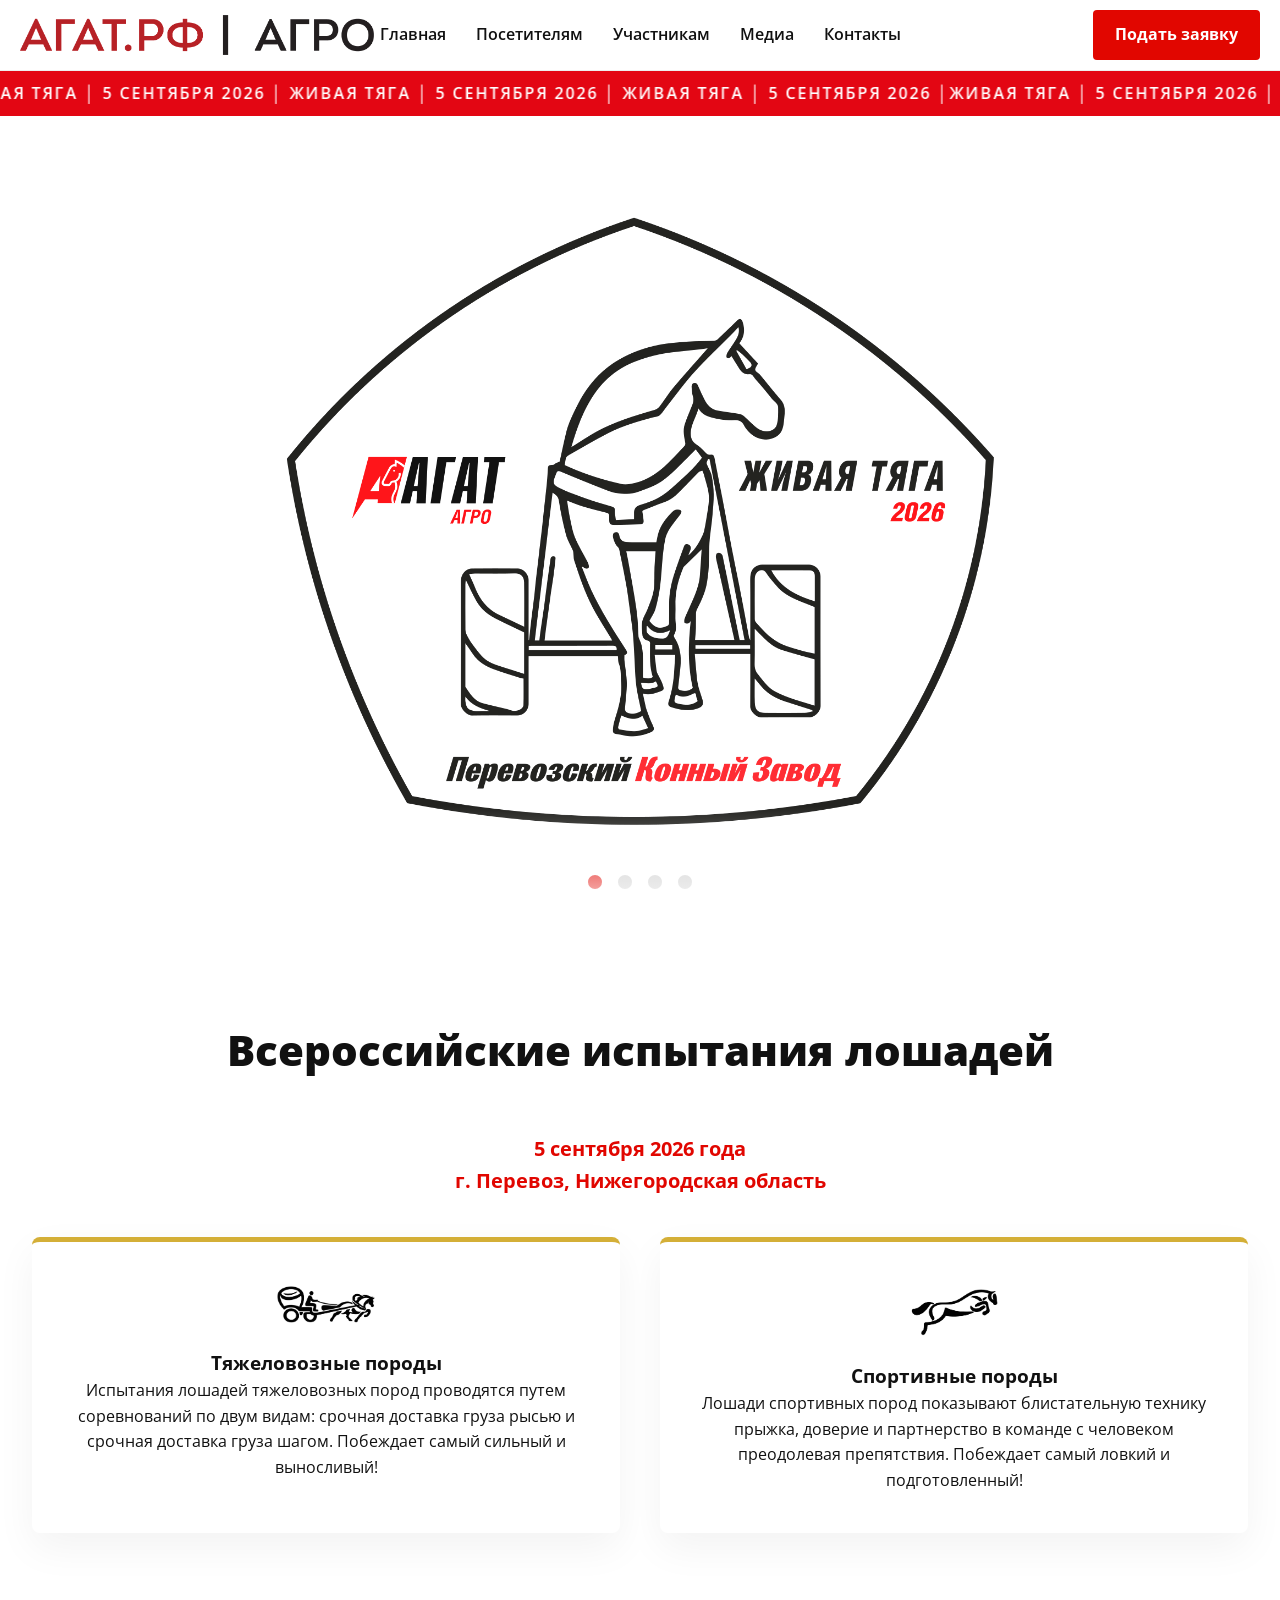
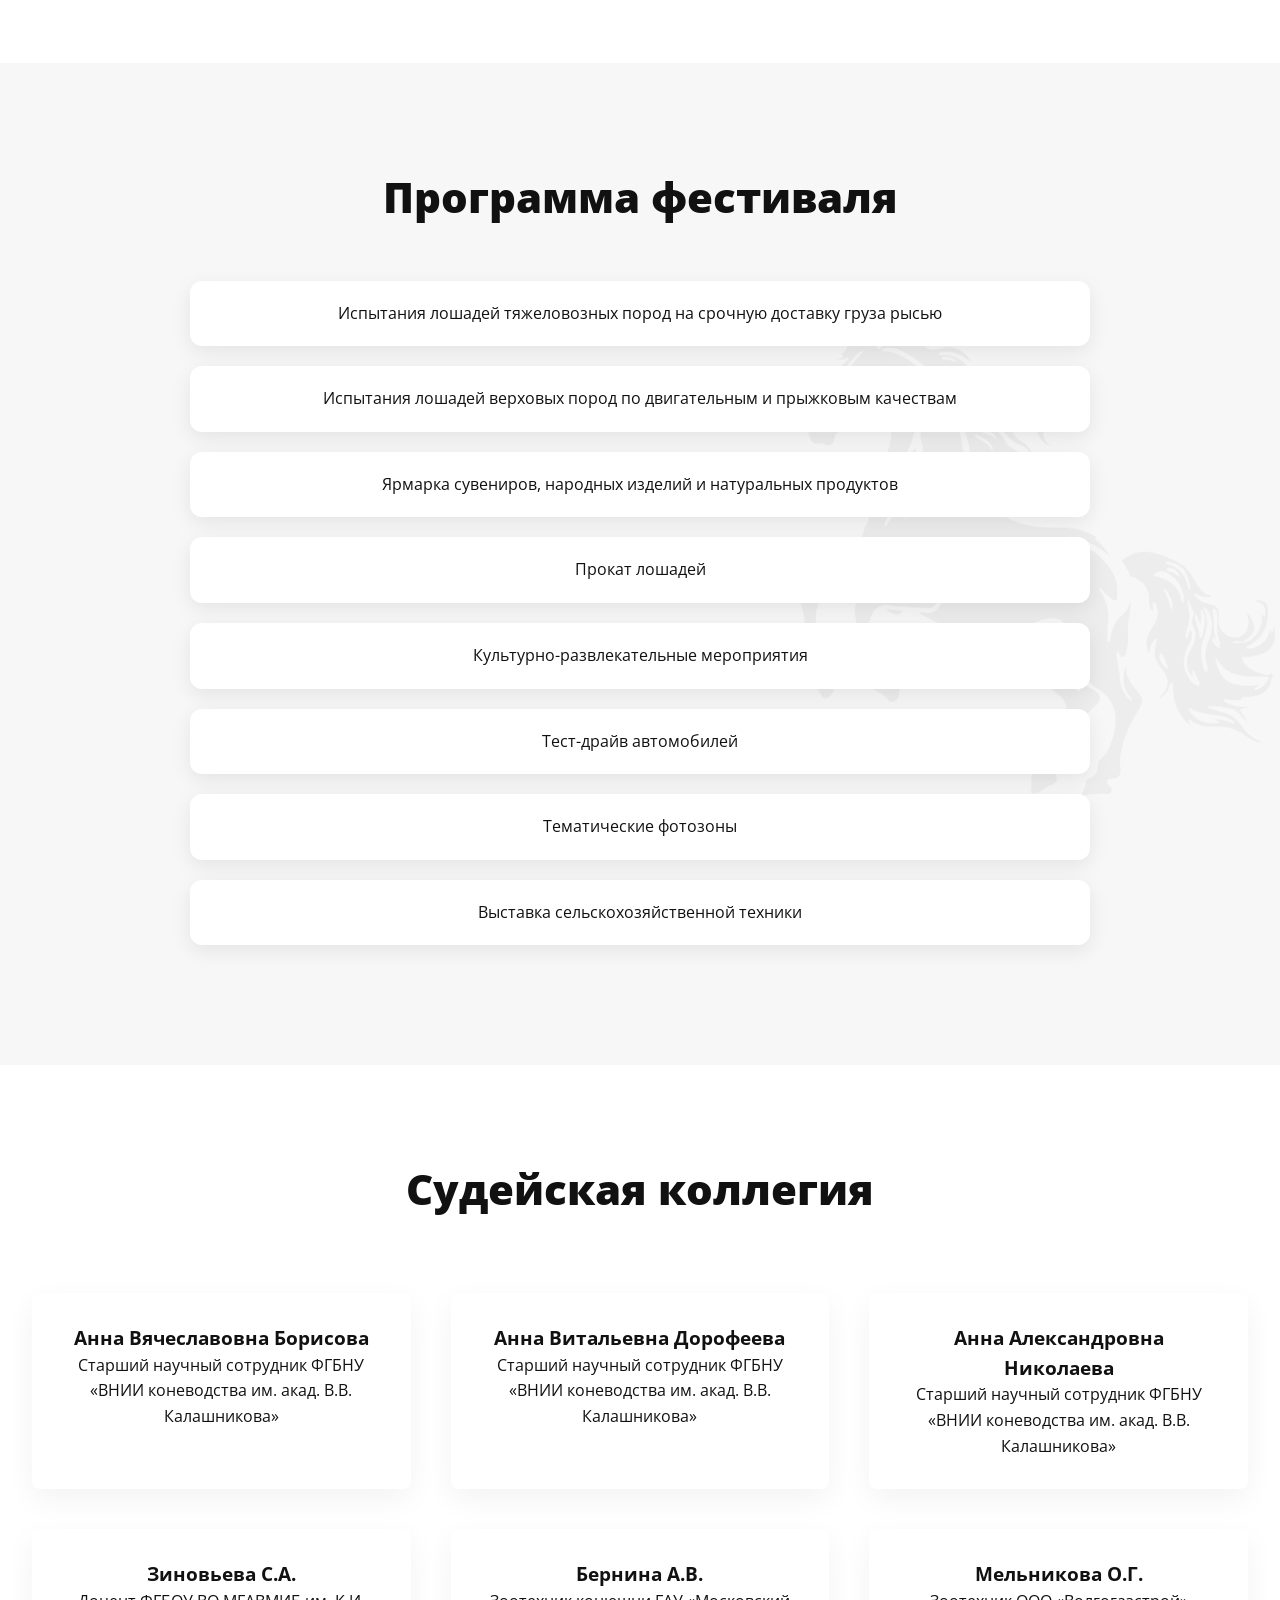
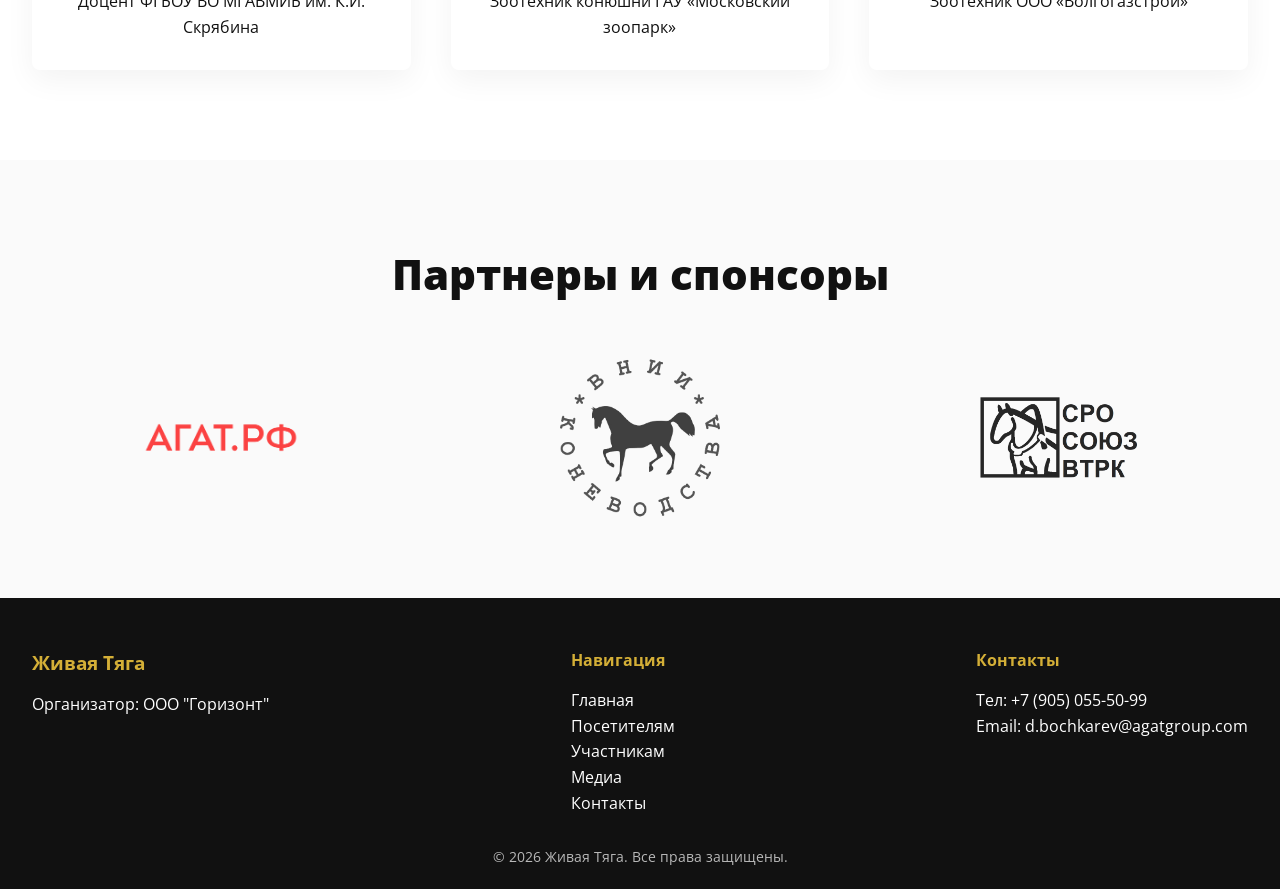
<file: index.html>
<!DOCTYPE html>
<html lang="ru">
<head>
    <meta charset="UTF-8">
    <meta name="viewport" content="width=device-width, initial-scale=1.0">
    <title>Живая Тяга — Выставка и соревнования лошадей</title>
    <meta name="description" content="Живая Тяга — выставка и соревнования лошадей. Дата, место проведения, регистрация участников.">
    <link rel="stylesheet" href="css/style.css">
    <link rel="icon" type="image/svg+xml" href="images/favicon.svg">

    <link rel="preconnect" href="https://fonts.googleapis.com">
    <link rel="preconnect" href="https://fonts.gstatic.com" crossorigin>

    <link href="https://fonts.googleapis.com/css2?family=Open+Sans:wght@300;400;500;600;700;800&display=swap" rel="stylesheet">
</head>
<body>

<header class="header">
    <div class="container header-inner">

        <div class="logo">
            <a href="index.html">
                <img src="images/logo.png" alt="Живая Тяга">
            </a>
        </div>

        <nav class="nav" id="nav">
            <a href="index.html">Главная</a>
            <a href="visitors.html">Посетителям</a>
            <a href="participants.html">Участникам</a>
            <a href="media.html">Медиа</a>
            <a href="contacts.html">Контакты</a>
        </nav>

        <a href="participants.html" class="btn-primary header-btn">
            Подать заявку
        </a>

        <div class="burger" id="burger">
            <span></span>
            <span></span>
            <span></span>
        </div>

    </div>
</header>

<div class="ticker">
  <div class="ticker__track" id="track">
    <div class="ticker__item">
      ЖИВАЯ ТЯГА │ 5 СЕНТЯБРЯ 2026 │ ЖИВАЯ ТЯГА │ 5 СЕНТЯБРЯ 2026 │ ЖИВАЯ ТЯГА │ 5 СЕНТЯБРЯ 2026 │
    </div>
  </div>
</div>

<!-- HERO -->

<section class="hero-slider">

    <div class="slide active slide-logo">
        <img src="images/hero0.png" alt="" class="hero-logo">
    </div>

    <div class="slide" style="background-image: url('images/hero1.jpg');">
        <div class="slide-content">
            <h1>Сообщество профессионалов конного мира радо продемонстрировать 
            своих выдающихся лошадей</h1>
            <p>Мощь и грация, культура и традиции рабочего и спортивного коневодства.</p>
            <a href="participants.html" class="btn-primary">Подать заявку</a>
        </div>
    </div>

    <div class="slide" style="background-image: url('images/hero2.jpg');">
        <div class="slide-content">
            <h1>Сила и традиции</h1>
            <p>Лучшие представители отрасли</p>
            <a href="participants.html" class="btn-primary">Подать заявку</a>
        </div>
    </div>

    <div class="slide" style="background-image: url('images/hero3.jpg');">
        <div class="slide-content">
            <h1>Станьте участником</h1>
            <p>Покажите свои достижения</p>
            <a href="participants.html" class="btn-primary">Подать заявку</a>
        </div>
    </div>

    <div class="slider-nav">
        <span class="dot active"></span>
        <span class="dot"></span>
        <span class="dot"></span>
        <span class="dot"></span>
    </div>

</section>

<section id="festival" class="festival-info fade-in">
    <div class="container">

        <h2>Всероссийские испытания лошадей</h2>

        <p class="festival-date">
            5 сентября 2026 года<br>
            г. Перевоз, Нижегородская область
        </p>

        <div class="festival-grid">

            <div class="festival-item">
                <div class="festival-icon">
                    <img src="images/heavy.png" alt="Тяжеловозные породы">
                </div>
                <h3>Тяжеловозные породы</h3>
                <p>
                    Испытания лошадей тяжеловозных пород проводятся путем соревнований по двум видам: срочная доставка груза рысью и срочная доставка груза шагом. Побеждает самый сильный и выносливый!
                </p>
            </div>

            <div class="festival-item">
                <div class="festival-icon">
                    <img src="images/sport.png" alt="Спортивные породы">
                </div>
                <h3>Спортивные породы</h3>
                <p>
                    Лошади спортивных пород показывают блистательную технику прыжка, доверие и партнерство в команде с человеком преодолевая препятствия. Побеждает самый ловкий и подготовленный!
                </p>
            </div>

        </div>
    </div>
</section>
 
<section class="festival-program fade-in">
    <div class="container">

        <h2>Программа фестиваля</h2>

        <ul class="program-list">
            <li>Испытания лошадей тяжеловозных пород на срочную доставку груза рысью</li>
            <li>Испытания лошадей верховых пород по двигательным и прыжковым качествам</li>
            <li>Ярмарка сувениров, народных изделий и натуральных продуктов</li>
            <li>Прокат лошадей</li>
            <li>Культурно-развлекательные мероприятия</li>
            <li>Тест-драйв автомобилей</li>
            <li>Тематические фотозоны</li>
            <li>Выставка сельскохозяйственной техники</li>
        </ul>

    </div>
</section>

<section class="judges fade-in">
    <div class="container">

        <h2>Судейская коллегия</h2>

        <div class="judges-grid">

            <div class="judge-card">
                <h3>Анна Вячеславовна Борисова</h3>
                <p>Старший научный сотрудник ФГБНУ «ВНИИ коневодства им. акад. В.В. Калашникова»</p>
            </div>

            <div class="judge-card">
                <h3>Анна Витальевна Дорофеева</h3>
                <p>Старший научный сотрудник ФГБНУ «ВНИИ коневодства им. акад. В.В. Калашникова»</p>
            </div>

            <div class="judge-card">
                <h3>Анна Александровна Николаева</h3>
                <p>Старший научный сотрудник ФГБНУ «ВНИИ коневодства им. акад. В.В. Калашникова»</p>
            </div>

            <div class="judge-card">
                <h3>Зиновьева С.А.</h3>
                <p>Доцент ФГБОУ ВО МГАВМИБ им. К.И. Скрябина</p>
            </div>

            <div class="judge-card">
                <h3>Бернина А.В.</h3>
                <p>Зоотехник конюшни ГАУ «Московский зоопарк»</p>
            </div>

            <div class="judge-card">
                <h3>Мельникова О.Г.</h3>
                <p>Зоотехник ООО «Волгогазстрой»</p>
            </div>

        </div>

    </div>
</section>

<!-- ПАРТНЕРЫ -->

<section class="sponsors fade-in">
    <div class="container">
        <h2>Партнеры и спонсоры</h2>

        <div class="sponsor-grid">
            <img src="images/logo1.png" alt="">
            <img src="images/logo2.png" alt="">
            <img src="images/logo3.png" alt="">
        </div>
    </div>
</section>

<footer class="footer">
    <div class="container footer-grid">
        <div>
            <h3>Живая Тяга</h3>
            <p>Организатор: ООО "Горизонт"</p>
        </div>

        <div>
            <h4>Навигация</h4>
            <a href="index.html">Главная</a><br>
            <a href="visitors.html">Посетителям</a><br>
            <a href="participants.html">Участникам</a><br>
            <a href="media.html">Медиа</a><br>
            <a href="contacts.html">Контакты</a>
        </div>

        <div>
            <h4>Контакты</h4>
            <p>Тел: +7 (905) 055-50-99</p>
            <p>Email: d.bochkarev@agatgroup.com</p>
        </div>
    </div>

    <div class="copyright">
        © 2026 Живая Тяга. Все права защищены.
    </div>
</footer>

<script src="js/main.js"></script>
<script src="js/slider.js"></script>
<script src="js/scroll.js"></script>
<script src="js/stroka.js"></script>

</body>
</html>
</file>
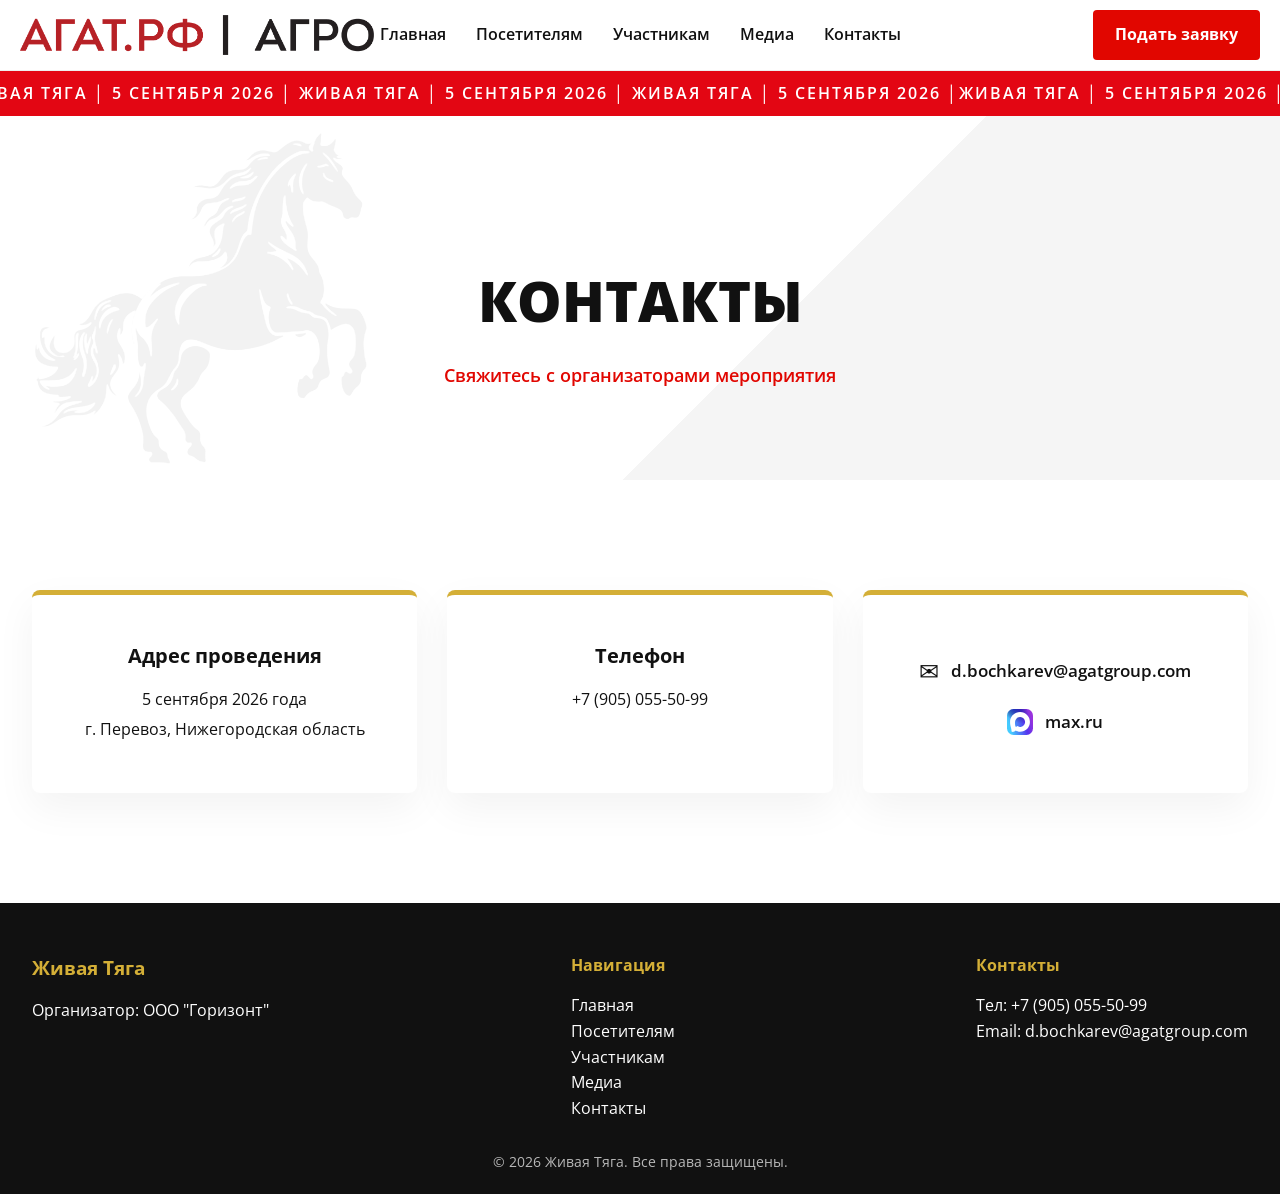
<file: contacts.html>
<!DOCTYPE html>
<html lang="ru">
<head>
    <meta charset="UTF-8">
    <meta name="viewport" content="width=device-width, initial-scale=1.0">
    <title>Контакты — Живая Тяга</title>
    <meta name="description" content="Контактная информация выставки и соревнований Живая Тяга. Адрес, телефон, email.">
    <link rel="stylesheet" href="css/style.css">
    <link rel="stylesheet" href="css/contacts.css">
    <link rel="icon" type="image/svg+xml" href="images/favicon.svg">

    <link rel="preconnect" href="https://fonts.googleapis.com">
    <link rel="preconnect" href="https://fonts.gstatic.com" crossorigin>

    <link href="https://fonts.googleapis.com/css2?family=Open+Sans:wght@300;400;500;600;700&display=swap" rel="stylesheet">
</head>
<body>

<header class="header">
    <div class="container header-inner">

        <div class="logo">
            <a href="index.html">
                <img src="images/logo.png" alt="Живая Тяга">
            </a>
        </div>

        <nav class="nav" id="nav">
            <a href="index.html">Главная</a>
            <a href="visitors.html">Посетителям</a>
            <a href="participants.html">Участникам</a>
            <a href="media.html">Медиа</a>
            <a href="contacts.html">Контакты</a>
        </nav>

        <a href="participants.html" class="btn-primary header-btn">
            Подать заявку
        </a>

        <div class="burger" id="burger">
            <span></span>
            <span></span>
            <span></span>
        </div>

    </div>
</header>

<div class="ticker">
  <div class="ticker__track" id="track">
    <div class="ticker__item">
      ЖИВАЯ ТЯГА │ 5 СЕНТЯБРЯ 2026 │ ЖИВАЯ ТЯГА │ 5 СЕНТЯБРЯ 2026 │ ЖИВАЯ ТЯГА │ 5 СЕНТЯБРЯ 2026 │
    </div>
  </div>
</div>

<!-- HERO -->

<section class="page-hero">
    <div class="container">
        <h1>Контакты</h1>
        <p>Свяжитесь с организаторами мероприятия</p>
    </div>
</section>

<!-- CONTACT INFO -->

<section class="contacts-info fade-in">
    <div class="container">

        <div class="contacts-grid">

            <div class="contact-card">
                <h3>Адрес проведения</h3>
                <p>5 сентября 2026 года</p>
                <p>г. Перевоз, Нижегородская область</p>
            </div>

            <div class="contact-card">
                <h3>Телефон</h3>
                <p>+7 (905) 055-50-99</p>
            </div>

            <div class="contact-card contact-social">

    <div class="contact-line">
        <span class="contact-icon">✉</span>

        <a href="mailto:d.bochkarev@agatgroup.com" class="contact-link">
            d.bochkarev@agatgroup.com
        </a>
    </div>

    <div class="contact-line max-line">
        <img src="images/MAX.svg" alt="MAX" class="max-icon">

        <a href="https://max.ru/u/f9LHodD0cOKqiAug2Z9rOTmtDf9zZGjhaDkODKhPorh5vO1QbtImgNND2YI" target="_blank" class="contact-link">
            max.ru
        </a>
    </div>

</div>

        </div>

    </div>
</section>

<footer class="footer">
    <div class="container footer-grid">
        <div>
            <h3>Живая Тяга</h3>
            <p>Организатор: ООО "Горизонт"</p>
        </div>

        <div>
            <h4>Навигация</h4>
            <a href="index.html">Главная</a><br>
            <a href="visitors.html">Посетителям</a><br>
            <a href="participants.html">Участникам</a><br>
            <a href="media.html">Медиа</a><br>
            <a href="contacts.html">Контакты</a>
        </div>

        <div>
            <h4>Контакты</h4>
            <p>Тел: +7 (905) 055-50-99</p>
            <p>Email: d.bochkarev@agatgroup.com</p>
        </div>
    </div>

    <div class="copyright">
        © 2026 Живая Тяга. Все права защищены.
    </div>
</footer>

<script src="js/main.js"></script>
<script src="js/scroll.js"></script>
<script src="js/stroka.js"></script>

</body>
</html>
</file>
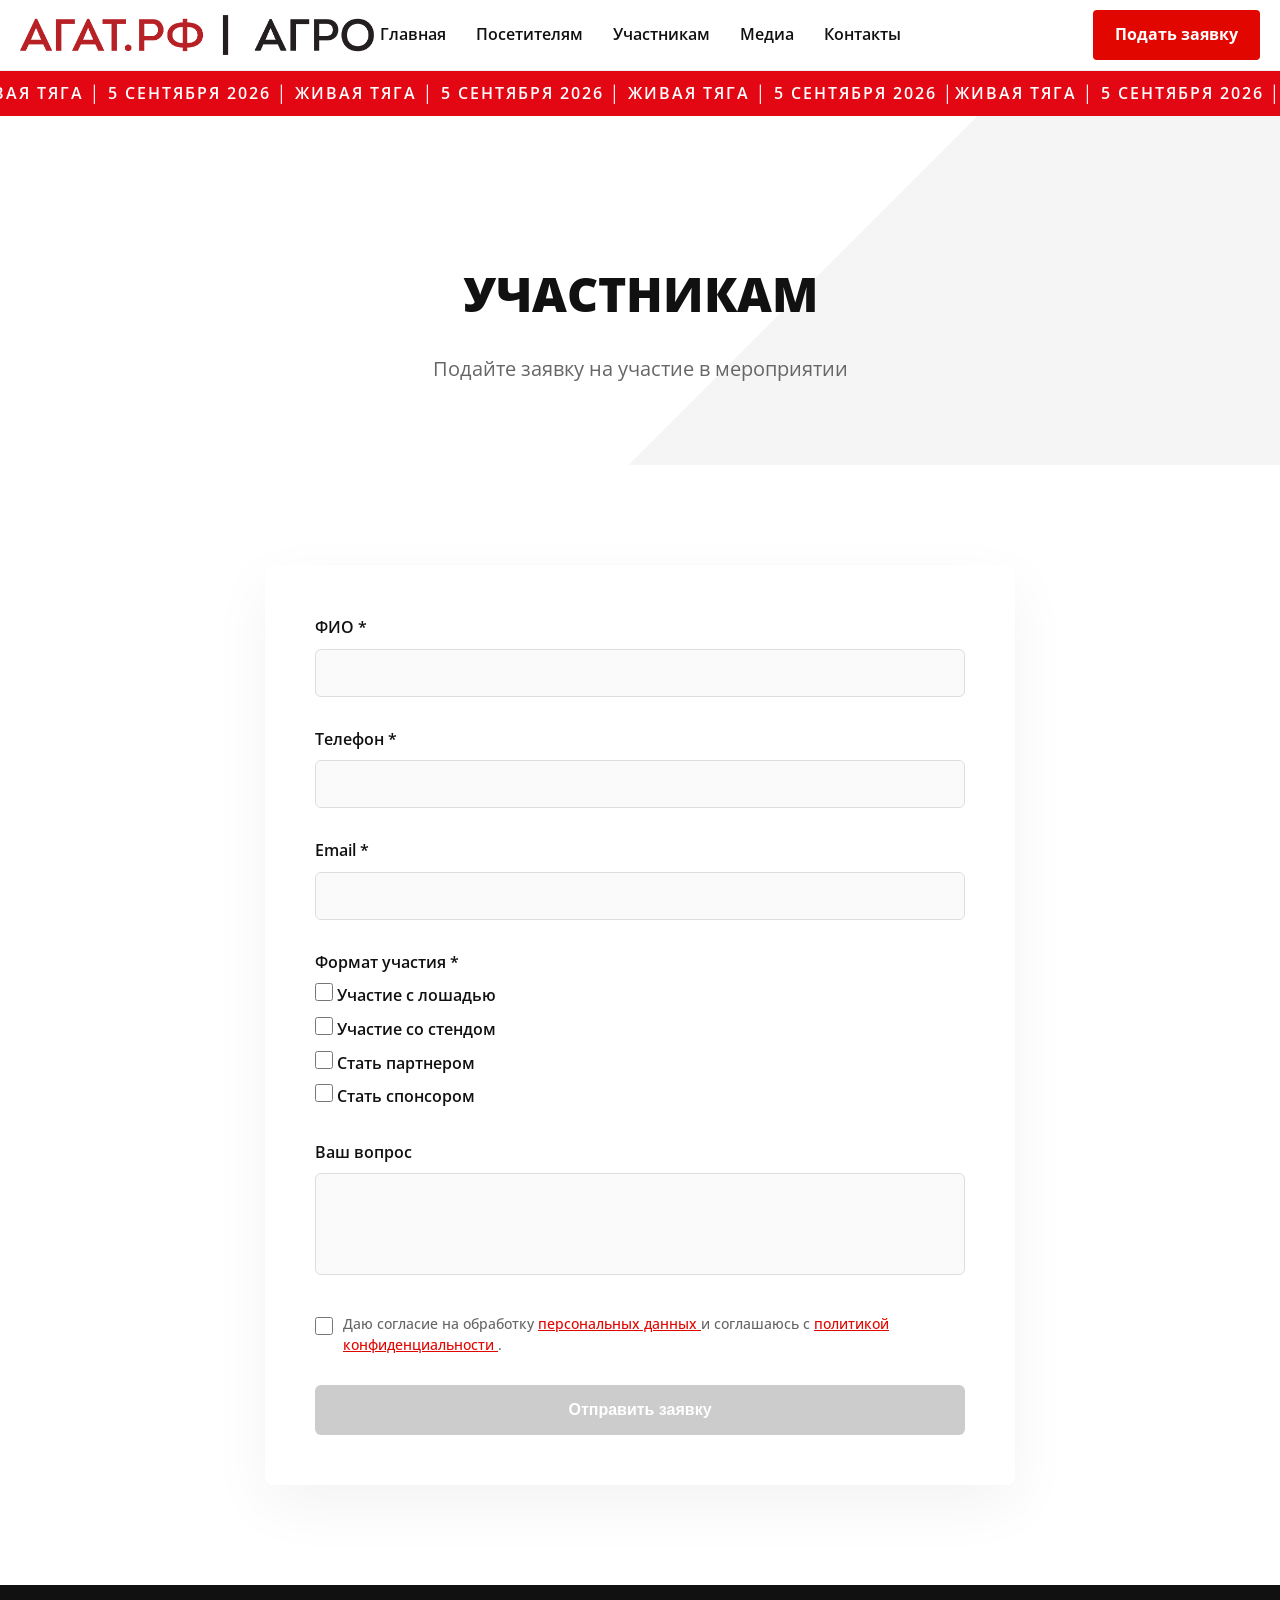
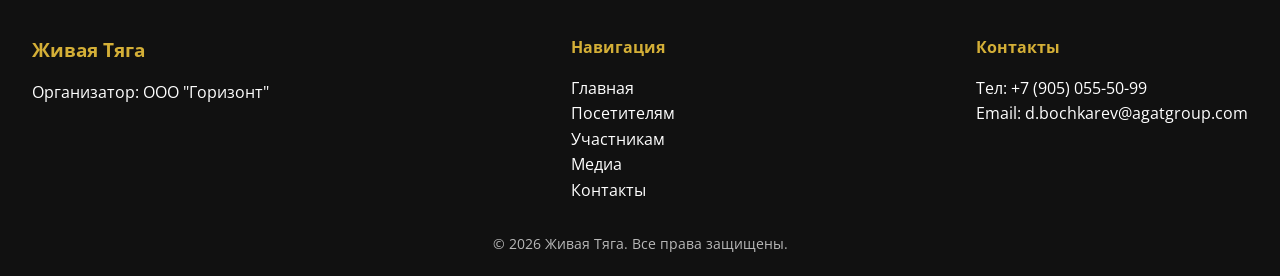
<file: participants.html>
<!DOCTYPE html>
<html lang="ru">
<head>
    <meta charset="UTF-8">
    <meta name="viewport" content="width=device-width, initial-scale=1.0">
    <title>Участникам — Живая Тяга</title>
    <link rel="stylesheet" href="css/style.css">
    <link rel="stylesheet" href="css/participants.css">
    <link rel="icon" type="image/svg+xml" href="images/favicon.svg">

    <link rel="preconnect" href="https://fonts.googleapis.com">
    <link rel="preconnect" href="https://fonts.gstatic.com" crossorigin>

    <link href="https://fonts.googleapis.com/css2?family=Open+Sans:wght@300;400;500;600;700&display=swap" rel="stylesheet">
</head>

<div class="toast" id="successToast">
    Заявка успешно отправлена!
</div>

<body>

<header class="header">
    <div class="container header-inner">

        <div class="logo">
            <a href="index.html">
                <img src="images/logo.png" alt="Живая Тяга">
            </a>
        </div>

        <nav class="nav" id="nav">
            <a href="index.html">Главная</a>
            <a href="visitors.html">Посетителям</a>
            <a href="participants.html">Участникам</a>
            <a href="media.html">Медиа</a>
            <a href="contacts.html">Контакты</a>
        </nav>

        <a href="participants.html" class="btn-primary header-btn">
            Подать заявку
        </a>

        <div class="burger" id="burger">
            <span></span>
            <span></span>
            <span></span>
        </div>

    </div>
</header>

<div class="ticker">
  <div class="ticker__track" id="track">
    <div class="ticker__item">
      ЖИВАЯ ТЯГА │ 5 СЕНТЯБРЯ 2026 │ ЖИВАЯ ТЯГА │ 5 СЕНТЯБРЯ 2026 │ ЖИВАЯ ТЯГА │ 5 СЕНТЯБРЯ 2026 │
    </div>
  </div>
</div>

<section class="page-hero">
    <div class="container">
        <h1>Участникам</h1>
        <p>Подайте заявку на участие в мероприятии</p>
    </div>
</section>

<section class="form-section">
    <div class="container">
        <form id="participant-form" method="POST" action="send.php">

            <div class="form-group">
                <label>ФИО *</label>
                <input type="text" name="name" required>
            </div>

            <div class="form-group">
                <label>Телефон *</label>
                <input type="tel" name="phone" id="phone" required>
            </div>

            <div class="form-group">
                <label>Email *</label>
                <input type="email" name="email" id="email" required>
            </div>

            <div class="form-group">
                <label>Формат участия *</label>

                <label class="checkbox">
                    <input type="checkbox" name="format[]" value="С лошадью">
                    Участие с лошадью
                </label>

                <label class="checkbox">
                    <input type="checkbox" name="format[]" value="Со стендом">
                    Участие со стендом
                </label>

                <label class="checkbox">
                    <input type="checkbox" name="format[]" value="Партнер">
                    Стать партнером
                </label>

                <label class="checkbox">
                    <input type="checkbox" name="format[]" value="Спонсор">
                    Стать спонсором
                </label>
            </div>

            <div class="form-group">
                <label>Ваш вопрос</label>
                <textarea name="message" rows="4"></textarea>
            </div>

            <label class="checkbox consent">
                <input type="checkbox" name="consent" required>
                    <span>
                        Даю согласие на обработку 
                        <a href="docs/СОПД.pdf" target="_blank" download>
                        персональных данных
                        </a>
                        и соглашаюсь с 
                        <a href="docs/Политика_ПД.pdf" target="_blank" download>
                        политикой конфиденциальности
                        </a>.
                    </span>
            </label>

            <button type="submit" class="btn-primary" id="submitBtn" disabled>
                Отправить заявку
            </button>

        </form>
    </div>
</section>

<footer class="footer">
    <div class="container footer-grid">
        <div>
            <h3>Живая Тяга</h3>
            <p>Организатор: ООО "Горизонт"</p>
        </div>

        <div>
            <h4>Навигация</h4>
            <a href="index.html">Главная</a><br>
            <a href="visitors.html">Посетителям</a><br>
            <a href="participants.html">Участникам</a><br>
            <a href="media.html">Медиа</a><br>
            <a href="contacts.html">Контакты</a>
        </div>

        <div>
            <h4>Контакты</h4>
            <p>Тел: +7 (905) 055-50-99</p>
            <p>Email: d.bochkarev@agatgroup.com</p>
        </div>
    </div>

    <div class="copyright">
        © 2026 Живая Тяга. Все права защищены.
    </div>
</footer>

<script src="js/main.js"></script>
<script src="js/scroll.js"></script>
<script src="js/form.js"></script>
<script src="js/button_send.js"></script>
<script src="js/stroka.js"></script>

</body>
</html>
</file>
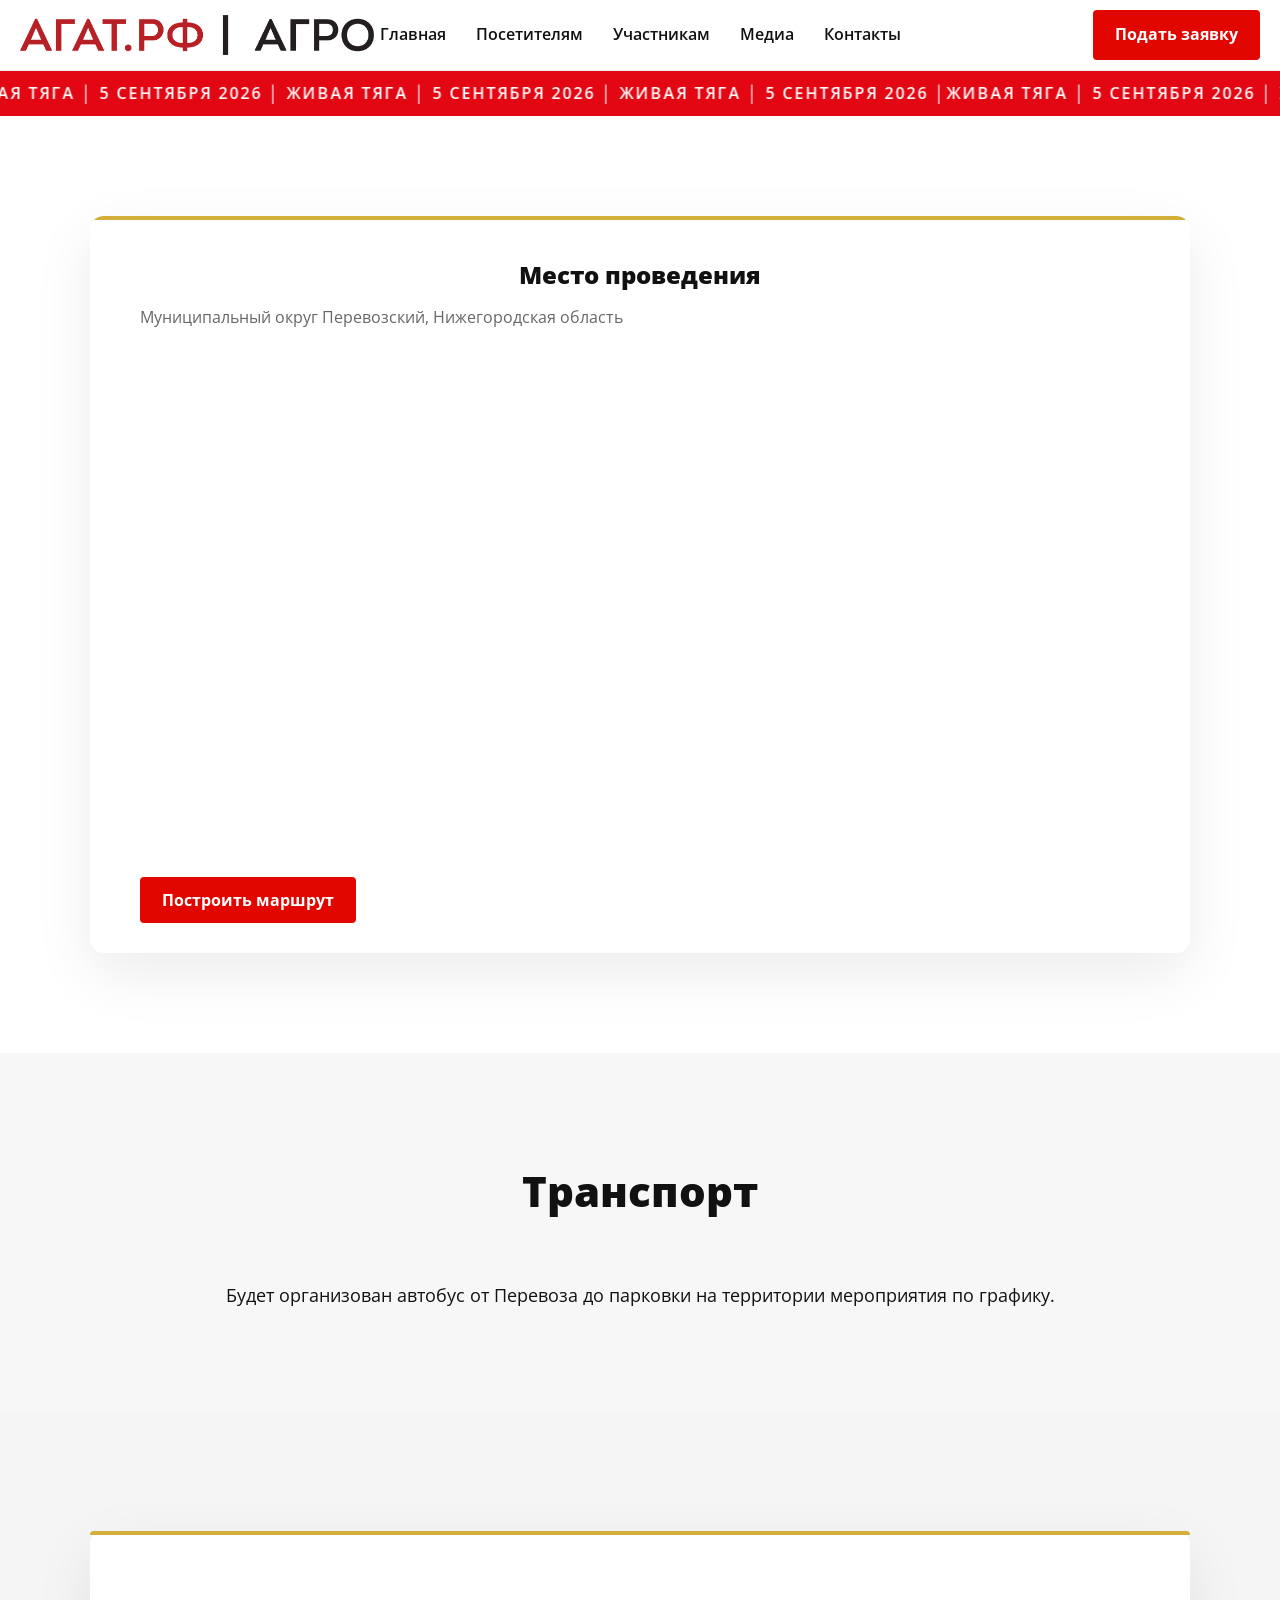
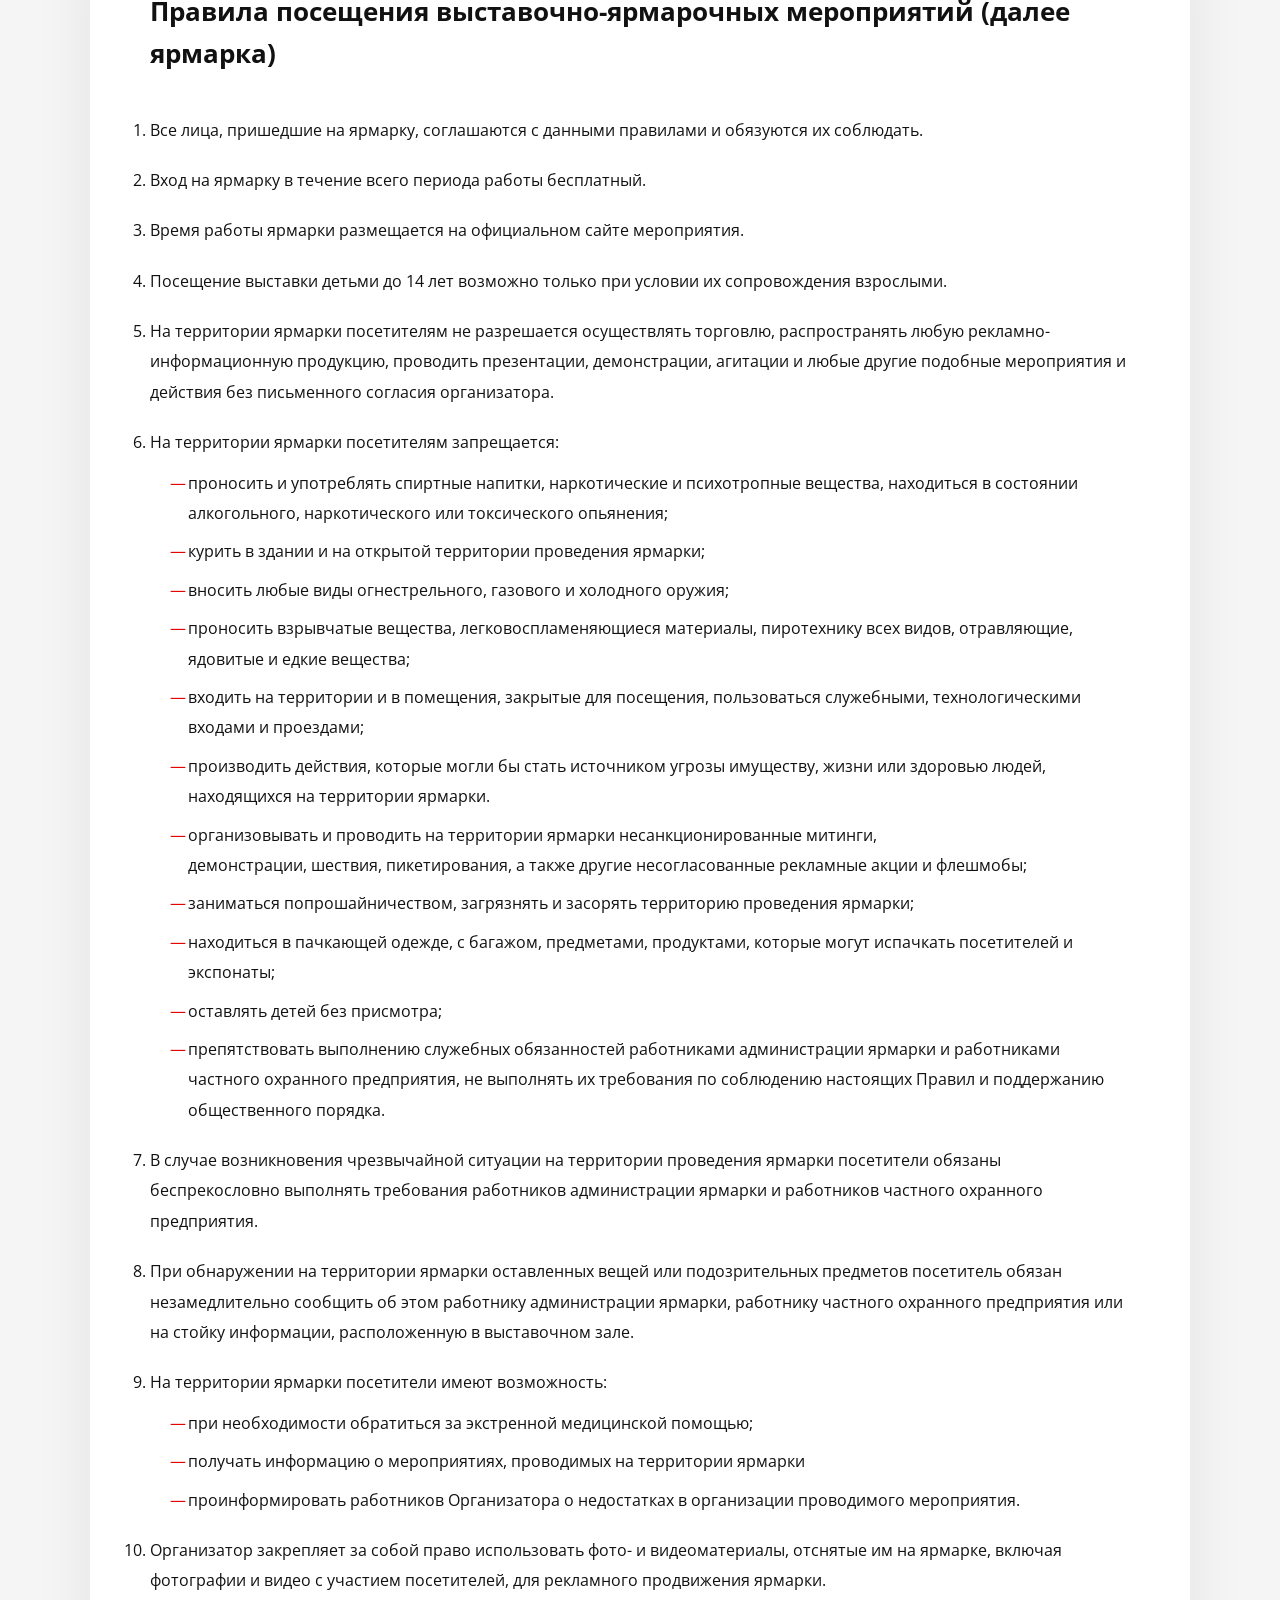
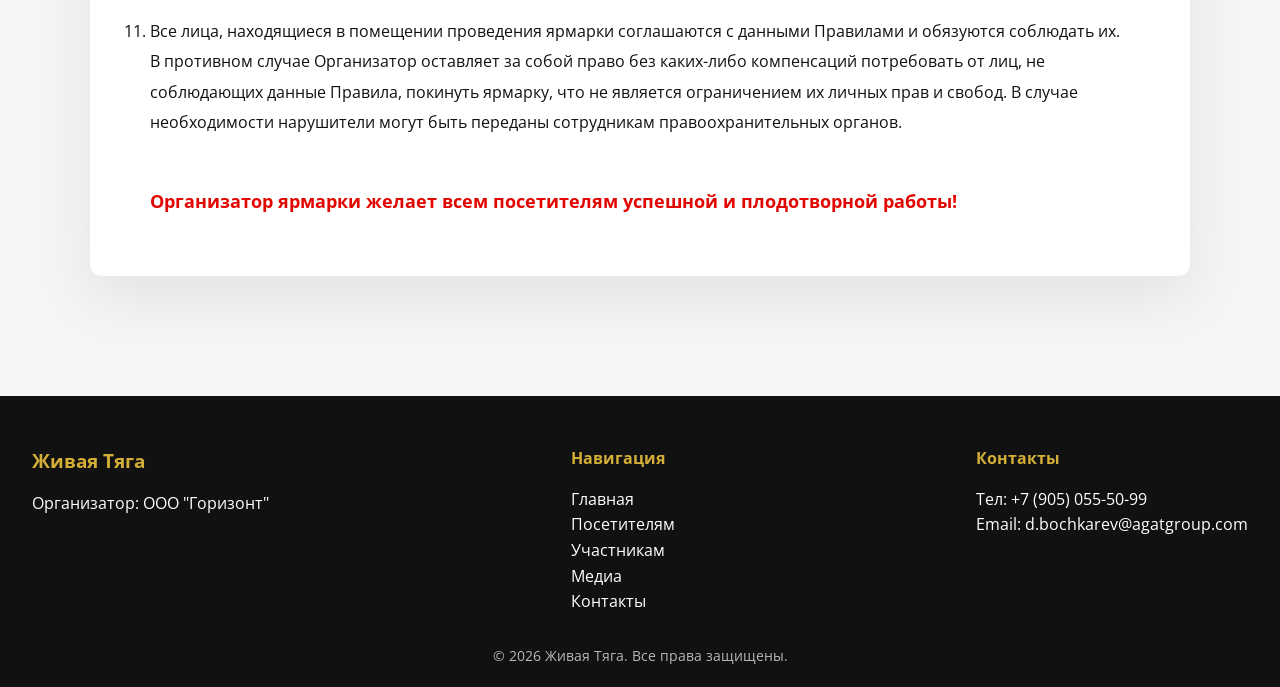
<file: visitors.html>
<!DOCTYPE html>
<html lang="ru">
<head>
    <meta charset="UTF-8">
    <meta name="viewport" content="width=device-width, initial-scale=1.0">
    <title>Посетителям — Живая Тяга</title>
    <meta name="description" content="Информация для посетителей мероприятия Живая Тяга. Карта, правила посещения, транспорт.">
    <link rel="stylesheet" href="css/style.css">
    <link rel="stylesheet" href="css/visitors.css">
    <link rel="icon" type="image/svg+xml" href="images/favicon.svg">

    <link rel="preconnect" href="https://fonts.googleapis.com">
    <link rel="preconnect" href="https://fonts.gstatic.com" crossorigin>

    <link href="https://fonts.googleapis.com/css2?family=Open+Sans:wght@300;400;500;600;700&display=swap" rel="stylesheet">
</head>
<body>

<header class="header">
    <div class="container header-inner">

        <div class="logo">
            <a href="index.html">
                <img src="images/logo.png" alt="Живая Тяга">
            </a>
        </div>

        <nav class="nav" id="nav">
            <a href="index.html">Главная</a>
            <a href="visitors.html">Посетителям</a>
            <a href="participants.html">Участникам</a>
            <a href="media.html">Медиа</a>
            <a href="contacts.html">Контакты</a>
        </nav>

        <a href="participants.html" class="btn-primary header-btn">
            Подать заявку
        </a>

        <div class="burger" id="burger">
            <span></span>
            <span></span>
            <span></span>
        </div>

    </div>
</header>

<div class="ticker">
  <div class="ticker__track" id="track">
    <div class="ticker__item">
      ЖИВАЯ ТЯГА │ 5 СЕНТЯБРЯ 2026 │ ЖИВАЯ ТЯГА │ 5 СЕНТЯБРЯ 2026 │ ЖИВАЯ ТЯГА │ 5 СЕНТЯБРЯ 2026 │
    </div>
  </div>
</div>

<!-- КАРТА -->

<section class="visitors-section fade-in">
    <div class="container">

        <div class="map-card fade-in">

            <div class="map-header">
                <h2>Место проведения</h2>
                <p>Муниципальный округ Перевозский, Нижегородская область</p>
            </div>

            <div class="map-wrapper">
                <iframe
                    src="https://yandex.ru/map-widget/v1/?ll=44.593676%2C55.600013&z=14&pt=44.593676,55.600013,pm2rdm"
                    allowfullscreen="true">
                </iframe>
            </div>

            <div class="map-footer">
                <a href="https://yandex.ru/maps/?ll=44.593676%2C55.600013&z=14"
                   target="_blank"
                   class="btn-primary">
                   Построить маршрут
                </a>
            </div>

        </div>

    </div>
</section>


<!-- ТРАНСФЕР -->

<section class="visitors-section light-bg fade-in">
    <div class="container">

        <div class="transport-box fade-in">
            <h2>Транспорт</h2>

            <p>
                Будет организован автобус от Перевоза до парковки на территории мероприятия по графику.
            </p>

        </div>

    </div>
</section>


<!-- ПРАВИЛА -->

<section class="visitors-section rules-section fade-in">
    <div class="container">

        <div class="rules-card fade-in">

            <h2 class="rules-title">
                Правила посещения выставочно-ярмарочных мероприятий (далее ярмарка)
            </h2>

            <ol class="rules-list">

                <li>Все лица, пришедшие на ярмарку, соглашаются с данными правилами и обязуются их соблюдать.</li>

                <li>Вход на ярмарку в течение всего периода работы бесплатный.</li>

                <li>Время работы ярмарки размещается на официальном сайте мероприятия.</li>

                <li>Посещение выставки детьми до 14 лет возможно только при условии их сопровождения взрослыми.</li>

                <li>На территории ярмарки посетителям не разрешается осуществлять торговлю, распространять любую рекламно-информационную продукцию, проводить презентации, демонстрации, агитации и любые другие подобные мероприятия и действия без письменного согласия организатора.</li>

                <li>
                    На территории ярмарки посетителям запрещается:
                    <ul class="rules-sublist">
                        <li>проносить и употреблять спиртные напитки, наркотические и психотропные вещества, находиться в состоянии алкогольного, наркотического или токсического опьянения;</li>
                        <li>курить в здании и на открытой территории проведения ярмарки;</li>
                        <li>вносить любые виды огнестрельного, газового и холодного оружия;</li>
                        <li>проносить взрывчатые вещества, легковоспламеняющиеся материалы, пиротехнику всех видов, отравляющие, ядовитые и едкие вещества;</li>
                        <li>входить на территории и в помещения, закрытые для посещения, пользоваться служебными, технологическими входами и проездами;</li>
                        <li>производить действия, которые могли бы стать источником угрозы имуществу, жизни или здоровью людей, находящихся на территории ярмарки.</li>
                        <li>организовывать и проводить на территории ярмарки несанкционированные митинги,<br>
                        демонстрации, шествия, пикетирования, а также другие несогласованные рекламные акции и флешмобы;</li>
                        <li>заниматься попрошайничеством, загрязнять и засорять территорию проведения ярмарки;</li>
                        <li>находиться в пачкающей одежде, с багажом, предметами, продуктами, которые могут испачкать посетителей и экспонаты;</li>
                        <li>оставлять детей без присмотра;</li>
                        <li>препятствовать выполнению служебных обязанностей работниками администрации ярмарки и работниками частного охранного предприятия, не выполнять их требования по соблюдению настоящих Правил и поддержанию общественного порядка.</li>
                    </ul>
                </li>

                <li>В случае возникновения чрезвычайной ситуации на территории проведения ярмарки посетители обязаны беспрекословно выполнять требования работников администрации ярмарки и работников частного охранного предприятия.</li>

                <li>При обнаружении на территории ярмарки оставленных вещей или подозрительных предметов посетитель обязан незамедлительно сообщить об этом работнику администрации ярмарки, работнику частного охранного предприятия или на стойку информации, расположенную в выставочном зале.</li>

                <li>
                    На территории ярмарки посетители имеют возможность:
                    <ul class="rules-sublist">
                        <li>при необходимости обратиться за экстренной медицинской помощью;</li>
                        <li>получать информацию о мероприятиях, проводимых на территории ярмарки</li>
                        <li>проинформировать работников Организатора о недостатках в организации проводимого мероприятия.</li>
                    </ul>
                </li>

                <li>Организатор закрепляет за собой право использовать фото- и видеоматериалы, отснятые им на ярмарке, включая фотографии и видео с участием посетителей, для рекламного продвижения ярмарки.</li>

                <li>Все лица, находящиеся в помещении проведения ярмарки соглашаются с данными Правилами и обязуются соблюдать их. В противном случае Организатор оставляет за собой право без каких-либо компенсаций потребовать от лиц, не соблюдающих данные Правила, покинуть ярмарку, что не является ограничением их личных прав и свобод. В случае необходимости нарушители могут быть переданы сотрудникам правоохранительных органов.</li>

            </ol>

            <p class="rules-final">
                Организатор ярмарки желает всем посетителям успешной и плодотворной работы!
            </p>

        </div>

    </div>
</section>

<footer class="footer">
    <div class="container footer-grid">
        <div>
            <h3>Живая Тяга</h3>
            <p>Организатор: ООО "Горизонт"</p>
        </div>

        <div>
            <h4>Навигация</h4>
            <a href="index.html">Главная</a><br>
            <a href="visitors.html">Посетителям</a><br>
            <a href="participants.html">Участникам</a><br>
            <a href="media.html">Медиа</a><br>
            <a href="contacts.html">Контакты</a>
        </div>

        <div>
            <h4>Контакты</h4>
            <p>Тел: +7 (905) 055-50-99</p>
            <p>Email: d.bochkarev@agatgroup.com</p>
        </div>
    </div>

    <div class="copyright">
        © 2026 Живая Тяга. Все права защищены.
    </div>
</footer>

<script src="js/main.js"></script>
<script src="js/scroll.js"></script>
<script src="js/stroka.js"></script>

</body>
</html>
</file>
<file: css/style.css>
html {
    width: 100%;
    scroll-behavior: smooth;
}

body {
    width: 100%;
    overflow-x: hidden;
    font-family: 'Open Sans', sans-serif;
    background: var(--white);
    color: var(--black);
    line-height: 1.6;
}

:root {
    --red: #e10600;
    --gold: #d4af37;
    --black: #111;
    --white: #ffffff;
    --light: #f5f5f5;
}

* {
    margin: 0;
    padding: 0;
    box-sizing: border-box;
}

.container {
    width: 95%;
    max-width: 1600px;
    margin: 0 auto;
}

/* ================= HEADER ================= */

.header {
    background: #fff;
    padding: 10px 0;
    border-bottom: 1px solid #eee;
    position: sticky;
    top: 0;
    z-index: 1000;
}

.header-inner {
    display: flex;
    align-items: center;
    justify-content: space-between;
    position: relative;
}

/* LOGO */

.logo a {
    display: flex;
    align-items: center;
    gap: 10px;
    text-decoration: none;
}

.logo img {
    height: 40px;
    width: auto;
}

.logo span {
    font-size: 20px;
    font-weight: 800;
    color: var(--red);
    text-transform: uppercase;
    letter-spacing: 1px;
}

.header .container {
    width: 100%;
    max-width: none;
    padding: 0 20px;
}

/* NAV */

.nav {
    position: absolute;
    left: 50%;
    transform: translateX(-50%);

    display: flex;
    gap: 30px;
    align-items: center;
}

.nav a {
    position: relative;
    text-decoration: none;
    color: var(--black);
    font-weight: 600;
}

.nav a::after {
    content: "";
    position: absolute;
    left: 0;
    bottom: -4px;
    width: 0;
    height: 2px;
    background: var(--red);
    transition: 0.3s ease;
}

.nav a:hover::after {
    width: 100%;
}

/* BUTTON */

.btn-primary {
    background: var(--red);
    color: var(--white);
    padding: 12px 22px;
    text-decoration: none;
    font-weight: 700;
    border-radius: 4px;
    transition: 0.3s ease;
}

.btn-primary:hover {
    background: var(--black);
}

/* ================= HERO SLIDER ================= */

.hero-slider {
    position: relative;
    height: 90dvh;
}

.hero-slider::after {
    content: "";
    position: absolute;
    bottom: 0;
    left: 0;
    width: 100%;
    height: 120px;
    background: linear-gradient(
        to bottom,
        rgba(255,255,255,0) 0%,
        rgba(255,255,255,0.5) 60%,
        #ffffff 100%
    );
    pointer-events: none;
}

.slide {
    position: absolute;
    width: 100%;
    height: 100%;
    background-size: cover;
    background-position: center;
    display: flex;
    align-items: center;
    justify-content: center;
    opacity: 0;
    transition: opacity 1s ease;
    filter: contrast(1.05) saturate(1.05);
    pointer-events: none;
}

.slide::before {
    content: "";
    position: absolute;
    inset: 0;
    background: linear-gradient(
        to bottom,
        rgba(0,0,0,0.45),
        rgba(0,0,0,0.6)
    );
    pointer-events: none;
}

.slide.active {
    opacity: 1;
    pointer-events: auto;
}

.slide-content {
    position: relative;
    text-align: center;
    z-index: 2;
    color: #fff;
}

.slide h1 {
    font-size: 40px;
    margin-bottom: 20px;
    font-weight: 900;
    text-transform: uppercase;
    text-shadow: 0 6px 20px rgba(0,0,0,0.5);
}

.slide p {
    font-size: 24px;
    margin-bottom: 20px;
    text-shadow: 0 6px 20px rgba(0,0,0,0.5);
}

.slider-nav {
    position: absolute;
    bottom: 30px;
    width: 100%;
    text-align: center;
}

.dot {
    display: inline-block;
    width: 14px;
    height: 14px;
    background: #ccc;
    border-radius: 50%;
    margin: 0 6px;
    cursor: pointer;
    transition: 0.3s;
}

.dot.active {
    background: var(--red);
}

/* ===== ЛОГО В ПЕРВОМ СЛАЙДЕ ===== */

.slide-logo {
    background: #ffffff;
}

.hero-logo {
    max-width: 95%;
    max-height: 95%;
    object-fit: contain;
    z-index: 2;
}

.slide-logo::before {
    display: none;
}

/* ================= ADVANTAGES ================= */

.advantages {
    position: relative;
    padding: 100px 0;
    background: linear-gradient(135deg, #ffffff 60%, #f0f0f0 60%);
}

.advantages::before {
    content: "";
    position: absolute;
    left: 0px;
    top: 50%;
    transform: translateY(-50%);
    width: 500px;
    height: 500px;
    background: url('../images/horse-outline.png') no-repeat center/contain;
    opacity: 0.04;
    pointer-events: none;
}

.advantages h2 {
    text-align: center;
    margin-bottom: 60px;
}

.advantages-grid {
    display: grid;
    grid-template-columns: repeat(auto-fit, minmax(280px, 1fr));
    gap: 30px;
}

.adv-card {
    background: #fff;
    padding: 40px;
    border-radius: 8px;
    position: relative;
    border-top: 5px solid var(--gold);
    box-shadow: 0 10px 30px rgba(0,0,0,.05);
    transition: 0.3s;
}

.adv-card:hover {
    transform: translateY(-8px);
    box-shadow: 0 15px 40px rgba(0,0,0,.1);
}

.adv-number {
    font-size: 48px;
    font-weight: 900;
    color: rgba(225,6,0,0.08);
    position: absolute;
    top: 15px;
    right: 20px;
}

/* ================= SPONSORS ================= */

.sponsors {
    padding: 80px 0;
    background: #fafafa;
    text-align: center;
}

.sponsor-grid {
    display: grid;
    grid-template-columns: repeat(auto-fit, minmax(150px, 1fr));
    gap: 40px;
    align-items: center;
    margin-top: 40px;
}

.sponsor-grid img {
    width: 100%;
    max-width: 160px;
    height: auto;
    margin: 0 auto;
    filter: none;
    opacity: 0.85;
    transition: 0.3s ease;
}

.sponsor-grid img:hover {
    opacity: 1;
    transform: scale(1.05);
}

/* ================= FOOTER ================= */

.footer {
    background: var(--black);
    color: var(--white);
    padding: 50px 0 20px;
}

.footer-grid {
    display: flex;
    justify-content: space-between;
    flex-wrap: wrap;
}

.footer h3,
.footer h4 {
    margin-bottom: 15px;
    color: var(--gold);
}

.footer a {
    color: var(--white);
    text-decoration: none;
}

.footer a:hover {
    color: var(--red);
}

.copyright {
    text-align: center;
    margin-top: 30px;
    font-size: 14px;
    opacity: 0.7;
}

/* ================= ANIMATIONS ================= */

.fade-in {
    opacity: 0;
    transform: translateY(40px);
    transition: all 0.8s ease;
}

.fade-in.visible {
    opacity: 1;
    transform: translateY(0);
}

/* ================= MOBILE ================= */

.burger {
    display: none;
    flex-direction: column;
    cursor: pointer;
}

.burger span {
    height: 3px;
    width: 25px;
    background: var(--black);
    margin-bottom: 4px;
}

/*=============== ABOUT MEROPRIYATIE ==============*/
.about-big {
    padding: 100px 0;
    text-align: center;
    background: #ffffff;
}


.about-text {
    max-width: 900px;
    margin: 0 auto 40px auto;
    font-size: 20px;
    line-height: 1.8;
}

/* ================= FESTIVAL INFO ================= */

.festival-info {
    padding: 90px 0;
    text-align: center;
}

.festival-date {
    font-size: 20px;
    font-weight: 700;
    color: var(--red);
    margin: 20px 0 40px;
}

.festival-grid {
    display: grid;
    grid-template-columns: repeat(2, 1fr);
    gap: 40px;
    margin-bottom: 40px;
}

.festival-item {
    padding: 40px;
    background: #fff;
    border-radius: 8px;
    border-top: 5px solid var(--gold);
    box-shadow: 0 15px 40px rgba(0,0,0,0.05);
}

.festival-icon {
    font-size: 40px;
    margin-bottom: 20px;
}

.festival-description {
    max-width: 900px;
    margin: 0 auto;
    font-size: 18px;
}

/* ================= PROGRAM ================= */

.festival-program {
    padding: 100px 0px;
    position: relative;
    background: #f7f7f7;
    overflow: hidden;
}

.festival-icon img {
    width: 20%;      
    height: auto;
    display: block;
    margin: 0 auto 5px;
}

.festival-program::before {
    content: "";
    position: absolute;
    right: 0;
    top: 50%;
    transform: translateY(-50%);
    width: 500px;
    height: 500px;
    background: url('../images/horse-outline2.png') no-repeat center/contain;
    opacity: 0.04;
    pointer-events: none;
    z-index: 0;
}

.festival-program .container {
    position: relative;
    z-index: 1;
}
.festival-program h2 {
    text-align: center;
}

.program-list {
    max-width: 900px;
    margin: 40px auto 0 auto;
    list-style: none;
    padding: 0;
}

.program-list li {
    margin-bottom: 20px;
    padding: 20px 25px;
    position: relative;

    background: #ffffff;
    border-radius: 12px;
    box-shadow: 0 6px 20px rgba(0,0,0,0.08);

    text-align: center;
}

.program-list li::before {
    display: none;
}

/* ================= JUDGES ================= */

.judges {
    padding: 90px 0;
}

.judges h2 {
     text-align: center;
     padding-bottom: 20px;
}

.judges-grid {
    display: grid;
    grid-template-columns: repeat(3, 1fr);
    gap: 40px;
}

.judge-card {
    padding: 30px;
    background: #fff;
    border-radius: 8px;
    text-align: center;
    box-shadow: 0 10px 30px rgba(0,0,0,0.05);
}

/* ================= SECTION TITLES ================= */

section h2 {
    font-weight: 800;
    text-align: center;
    margin-bottom: 50px;
    font-size: clamp(26px, 4vw, 42px);
}

/* =======================================================
   ================== MEDIA QUERIES ======================
   ======================================================= */

/* ===== 1200px ===== */
@media (max-width: 1200px) {

    .nav {
        gap: 20px;
    }

    .logo span {
        font-size: 18px;
    }
}

/* ===== 1024px ===== */
@media (max-width: 1024px) {

    /* HEADER */
    .burger {
        display: flex;
        z-index: 2000;
    }

    .header-btn {
        display: none;
    }

    .nav {
        position: fixed;
        top: 70px;
        right: -260px;
        left: auto;              /* ВАЖНО */
        transform: none;         /* ВАЖНО */

        width: 240px;
        background: #fff;
        flex-direction: column;
        align-items: flex-start;
        padding: 20px 25px;
        gap: 20px;

        box-shadow: -5px 10px 30px rgba(0,0,0,0.15);
        border-radius: 8px 0 0 8px;
        transition: right 0.3s ease;
        z-index: 1500;
    }

    .nav.active {
        right: 0;
    }

    /* HERO */
    .slide h1 {
        font-size: 40px;
    }

    .slide p {
        font-size: 18px;
    }

    /* ADVANTAGES */
    .advantages {
        padding: 30px 0;
    }

    .advantages-grid {
        grid-template-columns: repeat(2, 1fr);
        gap: 25px;
    }

    /* ABOUT */
    .about-text {
        font-size: 18px;
    }

    /* SPONSORS */
    .sponsor-grid {
        grid-template-columns: repeat(3, 1fr);
    }
}

/* ===== 768px ===== */
@media (max-width: 768px) {

    /* HERO */
    .hero-slider {
        height: 100dvh;
    }

    .slide h1 {
        font-size: 28px;
        line-height: 1.2;
    }

    .slide p {
        font-size: 16px;
    }

    .slide-content {
        padding: 0 15px;
    }

    /* ADVANTAGES */
    .advantages {
        padding: 10px 0;
    }

    .advantages-grid {
        grid-template-columns: 1fr;
    }

    .adv-card {
        padding: 5px;
    }

    .adv-number {
        font-size: 36px;
    }

    .advantages::before {
        width: 300px;
        height: 300px;
        left: -80px;
        opacity: 0.03;
    }

    /* ABOUT */
    .about-big {
        padding: 30px 0;
    }

    .about-text {
        font-size: 16px;
    }

    /* FESTIVAL */
    .festival-grid {
        grid-template-columns: 1fr;
    }

    .festival-program {
        padding: 20px 0;
    }

    .festival-program::before {
        display: none;
    }

    .program-list {
        margin-top: 10px;
        padding: 0 10px;
    }

    .program-list li {
        font-size: 16px;
        line-height: 1.7;
        margin-bottom: 10px;
    }

    /* JUDGES */
    .judges-grid {
        grid-template-columns: 1fr;
    }

    /* SPONSORS */
    .sponsor-grid {
        grid-template-columns: repeat(2, 1fr);
        gap: 25px;
    }

    .sponsor-grid img {
        max-width: 120px;
    }
}

/* ===== 480px ===== */
@media (max-width: 480px) {

    .logo img {
        height: 30px;
    }

    .logo span {
        font-size: 16px;
    }

    .slide h1 {
        font-size: 24px;
    }

    .adv-card {
        padding: 20px;
    }

    .sponsor-grid {
        grid-template-columns: 1fr;
    }
}

/* ===== МОБИЛЬНАЯ АДАПТАЦИЯ ЛОГО ===== */

@media (max-width: 768px) {
    .hero-logo {
        max-width: 85%;
        max-height: 70%;
    }
}

@media (max-width: 480px) {
    .hero-logo {
        max-width: 90%;
        max-height: 75%;
    }
}

.ticker {
  width: 100%;
  overflow: hidden;
  background: #e30613;
  color: #fff;
}

.ticker__track {
  display: flex;
  will-change: transform;
}

.ticker__item {
  white-space: nowrap;

  /* ключевое изменение */
  padding: 10px 0;     /* убрали боковые отступы */
  margin: 0;           /* убрали возможные внешние */
  
  font-size: 16px;
  font-weight: 600;
  letter-spacing: 2px;
}

/* мобилки */
@media (max-width: 768px) {
  .ticker__item {
    font-size: 14px;
    padding: 10px 24px;
  }
}
</file>
<file: css/contacts.css>
/* ===================================================
   ================= CONTACT PAGE ====================
   =================================================== */

/* ===== HERO ===== */

.page-hero {
    padding: 140px 0 90px;
    background: linear-gradient(135deg, #ffffff 60%, #f5f5f5 60%);
    text-align: center;
    position: relative;
    overflow: hidden;
}

.page-hero::before {
    content: "";
    position: absolute;
    left: 0px;
    top: 50%;
    transform: translateY(-50%);
    width: 400px;
    height: 400px;
    background: url('../images/horse-outline.png') no-repeat center/contain;
    opacity: 0.05;
    pointer-events: none;
}

.page-hero h1 {
    font-size: clamp(34px, 5vw, 56px);
    font-weight: 900;
    text-transform: uppercase;
    margin-bottom: 15px;
}

.page-hero p {
    font-size: 18px;
    font-weight: 600;
    color: var(--red);
}

/* ===== CONTACT INFO ===== */

.contacts-info {
    padding: 110px 0;
}

.contacts-grid {
    display: grid;
    grid-template-columns: repeat(auto-fit, minmax(280px, 1fr));
    gap: 30px;
}

.contact-card {
    padding: 45px;
    background: #fff;
    border-radius: 8px;
    border-top: 5px solid var(--gold);
    box-shadow: 0 15px 40px rgba(0,0,0,0.05);
    transition: 0.3s ease;
    text-align: center;
}

.contact-card:hover {
    transform: translateY(-6px);
    box-shadow: 0 20px 50px rgba(0,0,0,0.08);
}

.contact-card h3 {
    margin-bottom: 15px;
    font-size: 20px;
}

.contact-card p {
    font-size: 16px;
    margin-bottom: 5px;
}

/* ===== CONTACT SOCIAL ===== */

.contact-social {
    display: flex;
    flex-direction: column;
    justify-content: center;
    gap: 18px;
}

.contact-line {
    display: flex;
    align-items: center;
    justify-content: center;
    gap: 12px;
    flex-wrap: wrap;
}

.contact-icon {
    font-size: 24px;
}

.contact-link {
    color: var(--black);
    text-decoration: none;
    font-size: 17px;
    font-weight: 600;
    transition: 0.3s ease;
}

.contact-link:hover {
    color: var(--red);
}

.max-icon {
    width: 26px;
    height: 26px;
    object-fit: contain;
}

/* ===== MOBILE ===== */

@media (max-width: 768px) {

    .page-hero {
        padding: 110px 0 70px;
    }

    .contacts-info {
        padding: 80px 0;
    }

    .contact-card {
        padding: 30px;
    }

    .page-hero::before {
        width: 300px;
        height: 300px;
        left: -40px;
        opacity: 0.04;
    }
}
</file>
<file: css/participants.css>
/* ================= PAGE HERO ================= */

.page-hero {
    padding: 140px 0 80px;
    text-align: center;
    background: linear-gradient(135deg, #ffffff 60%, #f5f5f5 60%);
}

.page-hero h1 {
    font-size: 48px;
    font-weight: 900;
    text-transform: uppercase;
    margin-bottom: 20px;
}

.page-hero p {
    font-size: 20px;
    color: #666;
}

/* ================= FORM SECTION ================= */

.form-section {
    padding: 100px 0;
    background: #ffffff;
}

#participant-form {
    max-width: 750px;
    margin: 0 auto;
    background: #fff;
    padding: 50px;
    border-radius: 8px;
    box-shadow: 0 20px 60px rgba(0,0,0,0.05);
}

/* ================= FORM GROUP ================= */

.form-group {
    margin-bottom: 30px;
}

.form-group label {
    display: block;
    margin-bottom: 8px;
    font-weight: 600;
}

/* ================= INPUTS ================= */

input,
textarea {
    width: 100%;
    padding: 14px 16px;
    border: 1px solid #ddd;
    border-radius: 6px;
    font-size: 16px;
    transition: 0.3s ease;
    background: #fafafa;
    resize: none;
}

input:focus,
textarea:focus {
    outline: none;
    border-color: var(--red);
    background: #fff;
    box-shadow: 0 0 0 3px rgba(225,6,0,0.08);
}

/* ================= CHECKBOXES ================= */

.checkbox {
    display: flex;
    align-items: center;
    gap: 10px;
    margin-bottom: 12px;
    cursor: pointer;
    font-weight: 500;
}

.checkbox input {
    width: 18px;
    height: 18px;
    accent-color: var(--red);
    cursor: pointer;
}

/* ================= CONSENT ================= */

.consent {
    align-items: flex-start;   /* вместо center */
    margin-top: 25px;
    margin-bottom: 30px;
    font-size: 14px;
    color: #666;
    line-height: 1.5;
}

.consent input {
    margin-top: 4px;   /* аккуратное выравнивание */
    flex-shrink: 0;
}

.consent span {
    display: block;
}

.consent a {
    color: var(--red);
    text-decoration: underline;
}

.consent a:hover {
    opacity: 0.8;
}

/* ================= BUTTON ================= */

#participant-form .btn-primary:disabled {
    background: #ccc;
    cursor: not-allowed;
    transform: none;
}

#participant-form .btn-primary {
    width: 100%;
    padding: 16px;
    font-size: 16px;
    border: none;
    cursor: pointer;
    border-radius: 6px;
}

#participant-form .btn-primary:hover {
    transform: translateY(-2px);
}

/* ================= SUCCESS MESSAGE ================= */

.form-success {
    display: none;
    text-align: center;
    padding: 30px;
    background: #f0fff4;
    border: 1px solid #d4edda;
    border-radius: 6px;
    color: #2e7d32;
    margin-top: 20px;
}

/* ================= ERROR STATE ================= */

input.error,
textarea.error {
    border-color: #d32f2f;
    background: #fff5f5;
}

input.valid,
textarea.valid {
    border-color: #2e7d32;
    background: #f4fff7;
}

input.invalid,
textarea.invalid {
    border-color: #d32f2f;
    background: #fff5f5;
}

.field-error {
    font-size: 13px;
    color: #d32f2f;
    margin-top: 5px;
}

/* ================= TOAST ================= */

.toast {
    position: fixed;
    top: 20px;
    right: 20px;
    background: #2e7d32;
    color: #fff;
    padding: 16px 22px;
    border-radius: 6px;
    box-shadow: 0 10px 30px rgba(0,0,0,0.2);
    font-size: 14px;
    opacity: 0;
    transform: translateY(-20px);
    pointer-events: none;
    transition: 0.4s ease;
    z-index: 2000;
}

.toast.show {
    opacity: 1;
    transform: translateY(0);
}


/* ================= MOBILE ================= */

@media (max-width: 768px) {

    .page-hero {
        padding: 100px 0 60px;
    }

    .page-hero h1 {
        font-size: 32px;
    }

    .form-section {
        padding: 60px 0;
    }

    #participant-form {
        padding: 25px;
        box-shadow: none;
        border: 1px solid #eee;
    }

    input,
    textarea {
        font-size: 14px;
    }
}
</file>
<file: css/visitors.css>
/* ================= VISITORS PAGE ================= */

.visitors-section {
    padding: 100px 0;
}

.light-bg {
    background: #f7f7f7;
}

/* ===== MAP CARD ===== */

.map-card {
    background: #fff;
    border-radius: 14px;
    box-shadow: 0 20px 60px rgba(0,0,0,0.08);
    overflow: hidden;
    position: relative;
    max-width: 1100px;
    margin: 0 auto;
}

/* золотая линия */
.map-card::before {
    content: "";
    position: absolute;
    top: 0;
    left: 0;
    width: 100%;
    height: 4px;
    background: var(--gold);
}

.map-header {
    padding: 40px 50px 20px;
}

.map-header h2 {
    font-size: 24px;
    margin-bottom: 10px;
}

.map-header p {
    color: #666;
}

.map-wrapper iframe {
    width: 100%;
    height: 500px;
    border: none;
}

.map-footer {
    padding: 30px 50px 40px;
}

/* адаптив */

@media (max-width: 768px) {

    .map-header,
    .map-footer {
        padding: 25px;
    }

    .map-wrapper iframe {
        height: 350px;
    }

}


.transport-box {
    max-width: 900px;
    margin: 0 auto;
    font-size: 18px;
    line-height: 1.8;
    text-align: center;
}

.rules-box {
    max-width: 1000px;
    margin: 0 auto;
}

.rules-list {
    line-height: 1.8;
}

.rules-list li {
    margin-bottom: 15px;
}

.rules-list ul {
    margin-top: 10px;
    margin-left: 20px;
}

.rules-final {
    margin-top: 40px;
    font-weight: 700;
    color: var(--red);
}

.rules-sublist {
    margin-top: 15px;
    margin-left: 20px;
    list-style: none;
}

.rules-sublist li {
    position: relative;
    padding-left: 18px;
    margin-bottom: 8px;
}

.rules-sublist li::before {
    content: "—";
    position: absolute;
    left: 0;
    color: var(--red);
}

/* ===== RULES CARD ===== */

.rules-section {
    background: #f5f5f5;
    padding: 120px 0;
}

.rules-card {
    background: #ffffff;
    padding: 60px;
    border-radius: 12px;
    box-shadow: 0 20px 60px rgba(0,0,0,0.08);
    max-width: 1100px;
    margin: 0 auto;
    position: relative;
}

.rules-card::before {
    content: "";
    position: absolute;
    top: 0;
    left: 0;
    width: 100%;
    height: 4px;
    background: var(--gold);
    border-radius: 12px 12px 0 0;
}

.rules-title {
    font-size: 26px;
    font-weight: 700;
    margin-bottom: 40px;
    text-align: left;
}

.rules-list {
    line-height: 1.9;
    font-size: 16px;
}

.rules-list > li {
    margin-bottom: 20px;
}

.rules-sublist {
    margin-top: 15px;
    margin-left: 20px;
    list-style: none;
}

.rules-sublist li {
    position: relative;
    padding-left: 18px;
    margin-bottom: 8px;
}

.rules-sublist li::before {
    content: "—";
    position: absolute;
    left: 0;
    color: var(--red);
}

.rules-final {
    margin-top: 50px;
    font-weight: 700;
    color: var(--red);
    font-size: 18px;
}

/* MOBILE */

@media (max-width: 768px) {

    .rules-card {
        padding: 30px;
    }

    .rules-title {
        font-size: 20px;
    }

    .rules-list {
        font-size: 15px;
    }

}

/* ================= MOBILE OPTIMIZATION ================= */

@media (max-width: 768px) {

    /* Уменьшаем расстояние между секциями */
    .visitors-section {
        padding: 60px 0;
    }

    .rules-section {
        padding: 70px 0;
    }

    /* Карточка карты */
    .map-card {
        border-radius: 12px;
    }

    .map-header {
        padding: 25px 20px 10px;
    }

    .map-header h2 {
        font-size: 20px;
    }

    .map-wrapper iframe {
        height: 320px;
        margin-top: 30px;
    }

    .map-footer {
        padding: 20px;
        text-align: center;
    }

    /* Карточка правил */
    .rules-card {
        padding: 30px 20px;
        border-radius: 12px;
    }

    .rules-title {
        font-size: 18px;
        margin-bottom: 25px;
    }

    .rules-list {
        font-size: 15px;
        line-height: 1.7;
    }

    .rules-list > li {
        margin-bottom: 16px;
    }

    .rules-sublist {
        margin-left: 15px;
    }

    .rules-final {
        margin-top: 30px;
        font-size: 16px;
    }

    /* Блок транспорта */
    .transport-box {
        font-size: 15px;
        line-height: 1.7;
    }

}
</file>
